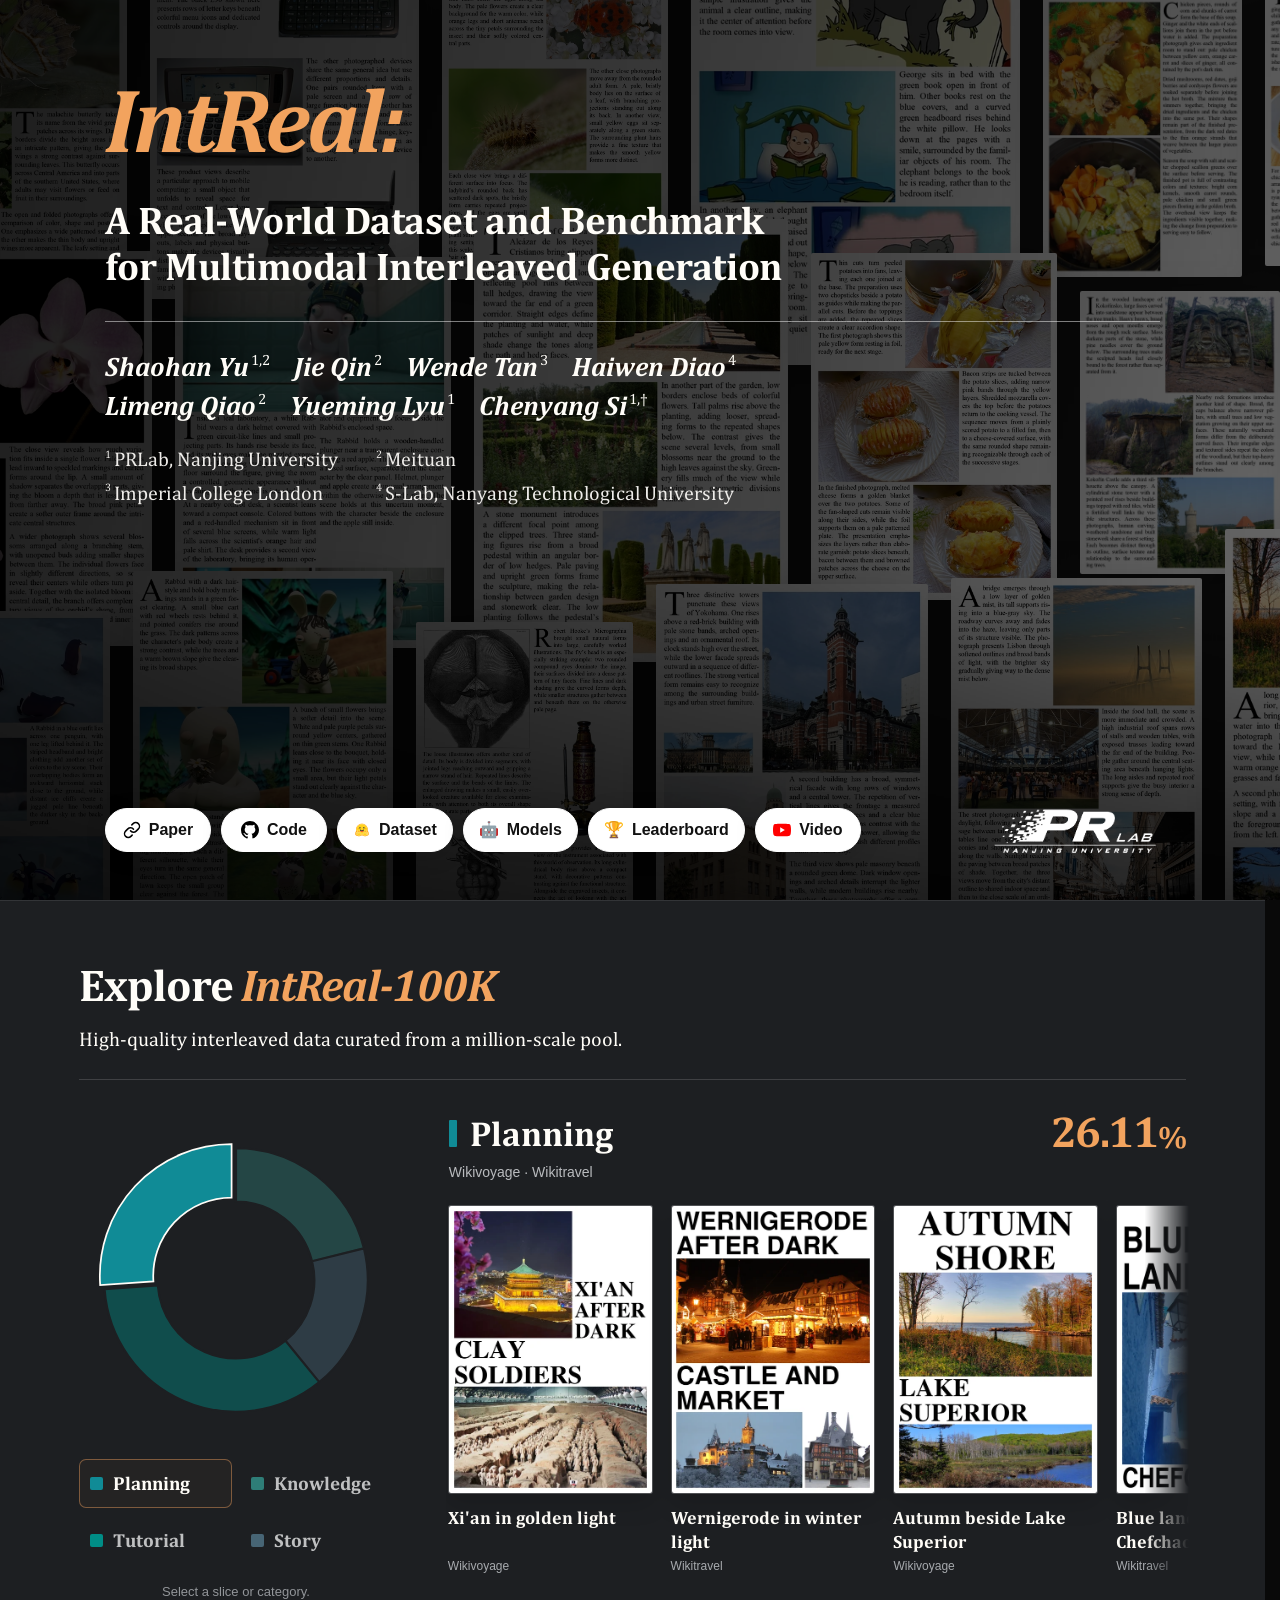
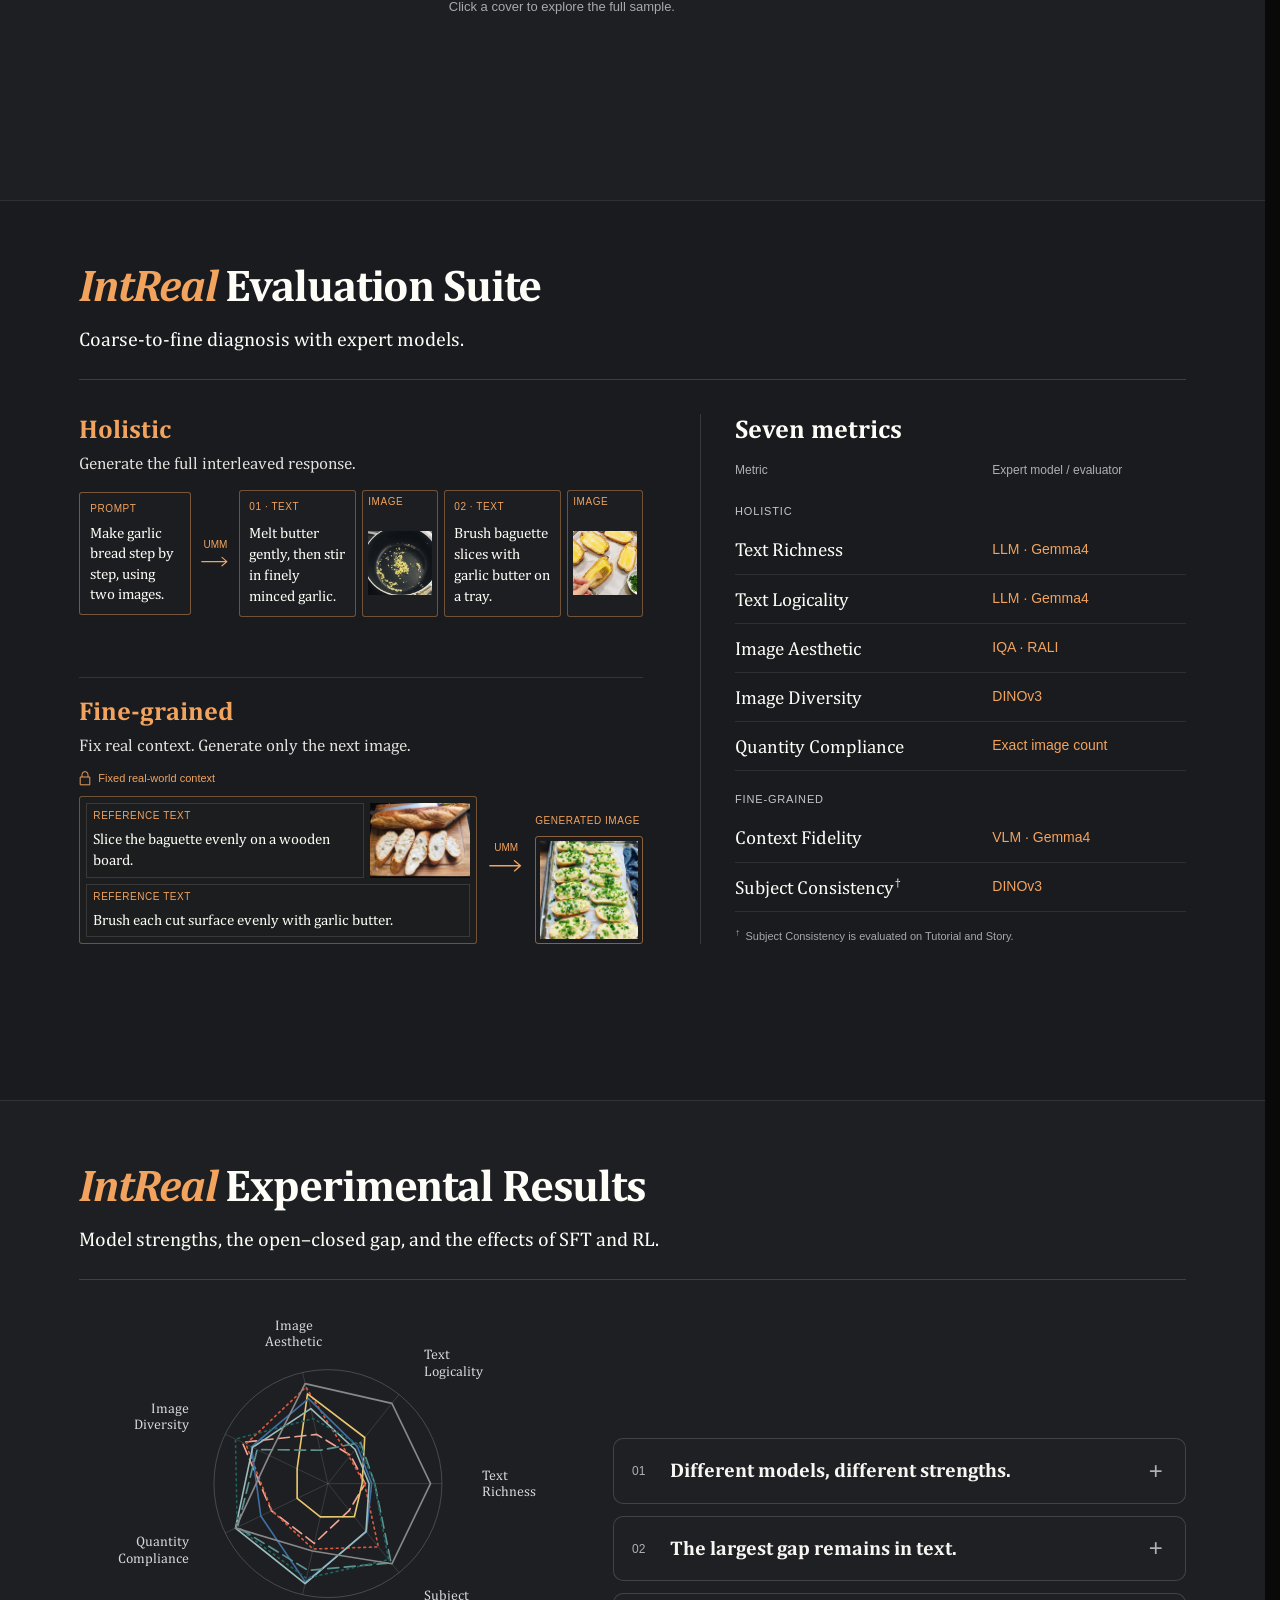
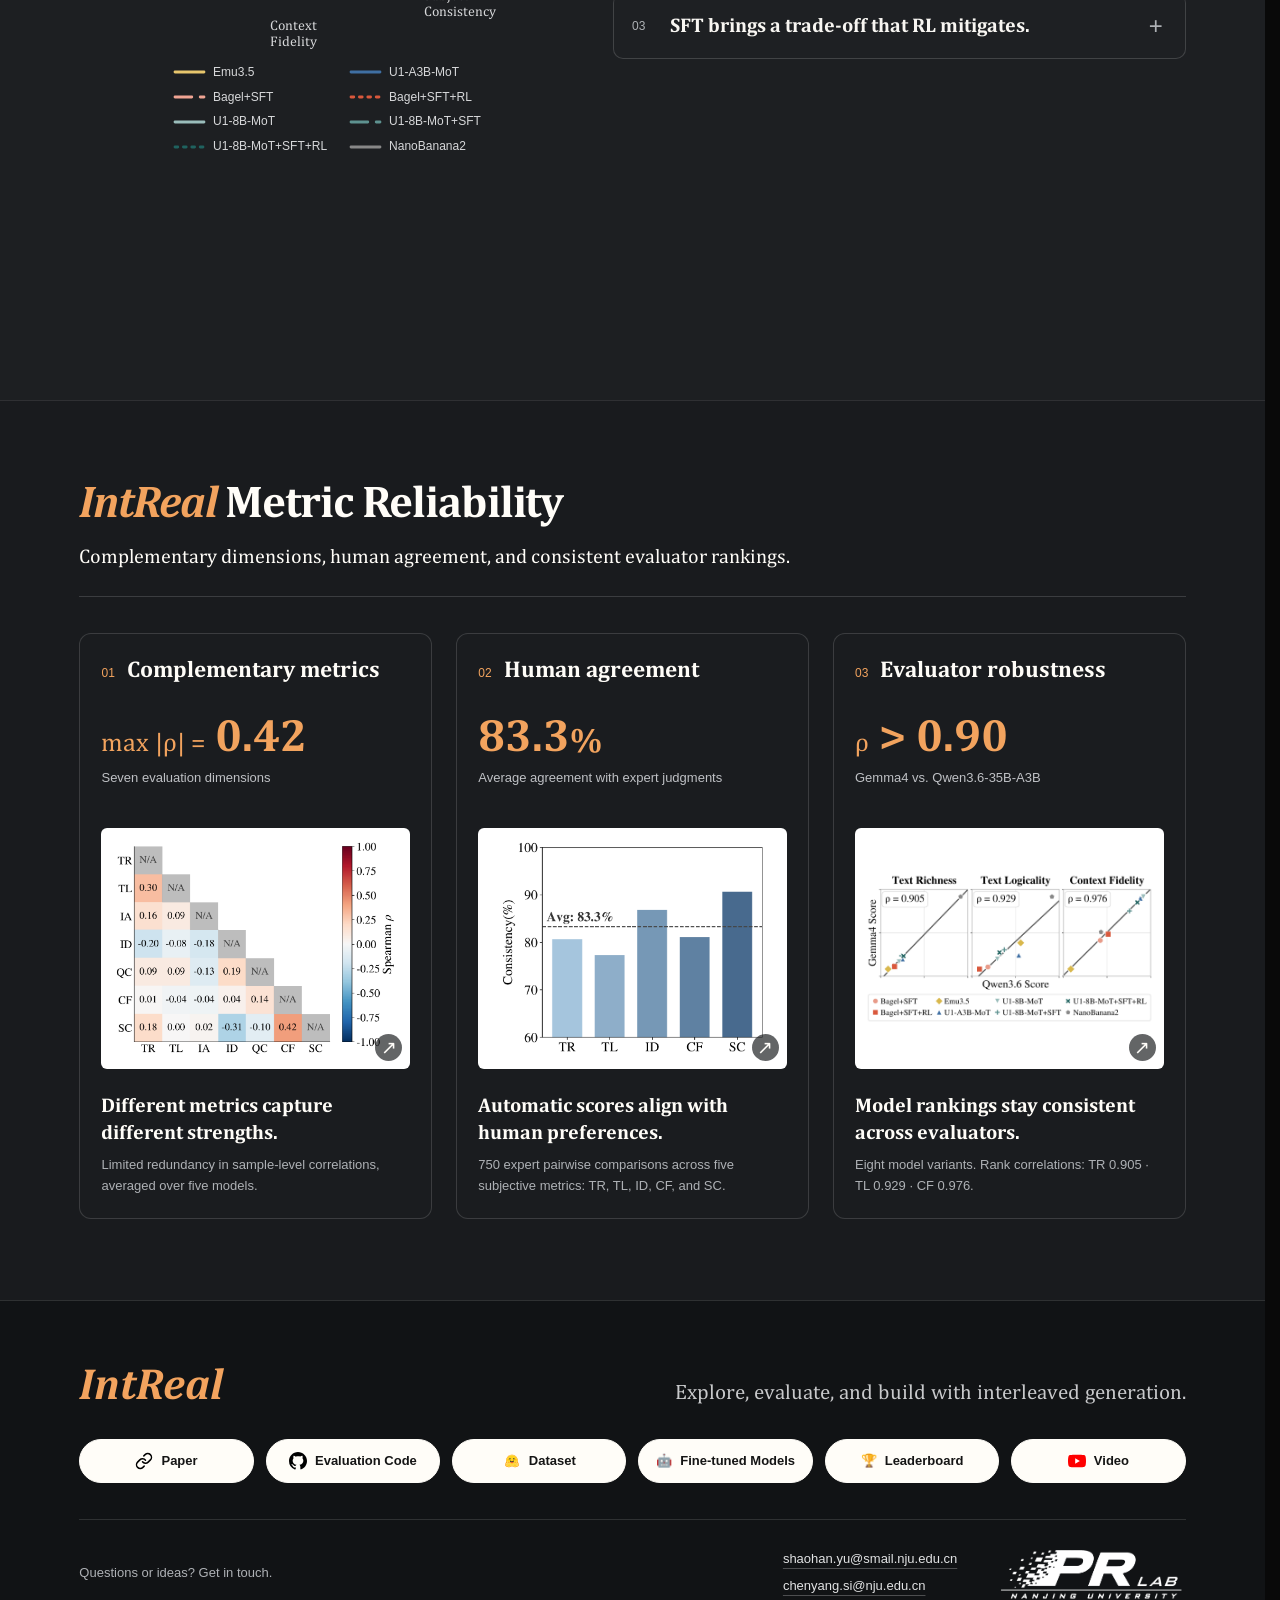
<file: docs/index.html>
<!doctype html>
<html lang="en">
<head>
  <meta charset="utf-8">
  <meta name="viewport" content="width=device-width, initial-scale=1">
  <meta name="theme-color" content="#090909">
  <meta name="description" content="IntReal: A Real-World Dataset and Benchmark for Multimodal Interleaved Generation.">
  <title>IntReal</title>
  <link rel="stylesheet" href="./styles.css?v=20">
  <script src="./main.js?v=5" defer></script>
  <script src="./explore.js?v=3" defer></script>
  <script src="./experiments.js?v=4" defer></script>
  <script src="./reliability.js?v=1" defer></script>
</head>
<body>
  <div class="sample-wall" aria-hidden="true" id="sample-wall"></div>
  <div class="shade" aria-hidden="true"></div>

  <main>
  <section class="hero" aria-labelledby="project-title">
    <div class="paper">
      <h1 id="project-title">
        <span class="project-name">IntReal<span class="colon">:</span></span>
        <span class="paper-title">
          <span>A Real-World Dataset and Benchmark</span>
          <span>for Multimodal Interleaved Generation</span>
        </span>
      </h1>

      <div class="paper-details">
        <div class="authors" aria-label="Authors">
          <div class="author-row">
            <a href="https://yushaohan.github.io/" target="_blank" rel="noopener noreferrer">Shaohan Yu<sup>1,2</sup></a>
            <a href="https://jieqin-ai.top/" target="_blank" rel="noopener noreferrer">Jie Qin<sup>2</sup></a>
            <a href="https://scholar.google.com/citations?user=IDvZ0CcAAAAJ" target="_blank" rel="noopener noreferrer">Wende Tan<sup>3</sup></a>
            <a href="https://paranioar.github.io/" target="_blank" rel="noopener noreferrer">Haiwen Diao<sup>4</sup></a>
          </div>
          <div class="author-row">
            <a href="https://scholar.google.com/citations?user=3PFZAg0AAAAJ&amp;hl=en&amp;oi=ao" target="_blank" rel="noopener noreferrer">Limeng Qiao<sup>2</sup></a>
            <a href="https://yueming-ai.top/" target="_blank" rel="noopener noreferrer">Yueming Lyu<sup>1</sup></a>
            <a href="https://chenyangsi.top/" target="_blank" rel="noopener noreferrer">Chenyang Si<sup>1,†</sup></a>
          </div>
        </div>
        <div class="affiliations" aria-label="Affiliations">
          <a href="https://prlab-nju.com/nju/" target="_blank" rel="noopener noreferrer"><sup>1</sup>PRLab, Nanjing University</a>
          <a href="https://www.meituan.com/" target="_blank" rel="noopener noreferrer"><sup>2</sup>Meituan</a>
          <a href="https://www.imperial.ac.uk/" target="_blank" rel="noopener noreferrer"><sup>3</sup>Imperial College London</a>
          <a href="https://www.ntu.edu.sg/s-lab" target="_blank" rel="noopener noreferrer"><sup>4</sup>S-Lab, Nanyang Technological University</a>
        </div>
      </div>
    </div>

    <div class="hero-bottom">
    <nav class="resources" aria-label="Project resources">
      <a class="resource" href="https://arxiv.org/abs/2610.38425" target="_blank" rel="noopener noreferrer">
        <img class="resource-icon" src="./assets/icons/link.svg" alt="" aria-hidden="true" width="22" height="22">
        <span class="resource-name">Paper</span>
      </a>
      <a class="resource" href="https://github.com/yushaohan/IntReal" target="_blank" rel="noopener noreferrer">
        <img class="resource-icon" src="./assets/icons/github.svg" alt="" aria-hidden="true" width="22" height="22">
        <span class="resource-name">Code</span>
      </a>
      <a class="resource" href="https://huggingface.co/datasets/yushaohan/IntReal-100K" target="_blank" rel="noopener noreferrer">
        <img class="resource-icon" src="./assets/icons/huggingface.svg" alt="" aria-hidden="true" width="22" height="22">
        <span class="resource-name">Dataset</span>
      </a>
      <a class="resource" href="https://huggingface.co/collections/yushaohan/intreal" target="_blank" rel="noopener noreferrer">
        <span aria-hidden="true">🤖</span>
        <span class="resource-name">Models</span>
      </a>
      <a class="resource" href="https://huggingface.co/spaces/yushaohan/IntReal-Leaderboard" target="_blank" rel="noopener noreferrer">
        <span aria-hidden="true">🏆</span>
        <span class="resource-name">Leaderboard</span>
      </a>
      <a class="resource" href="https://youtu.be/ZYkxaL8wa9Q" target="_blank" rel="noopener noreferrer">
        <img class="resource-icon" src="./assets/icons/youtube.svg" alt="" aria-hidden="true" width="22" height="22">
        <span class="resource-name">Video</span>
      </a>
    </nav>
    <img class="hero-logo" src="./assets/branding/prlab-white.png" alt="PRLab, Nanjing University" width="1814" height="534">
    </div>
  </section>

  <section class="dataset-section" id="explore-dataset" aria-labelledby="dataset-title">
    <div class="dataset-inner">
      <header class="dataset-heading">
        <h2 id="dataset-title">Explore <em>IntReal-100K</em></h2>
        <p>High-quality interleaved data curated from a million-scale pool.</p>
      </header>

      <div class="dataset-layout" id="dataset-explorer" aria-busy="true">
        <aside class="dataset-sidebar" aria-label="Dataset categories">
          <div class="dataset-chart-wrap">
            <svg class="dataset-chart" id="dataset-chart" viewBox="0 0 360 360" aria-label="Category distribution"></svg>
          </div>
          <div class="category-choices" id="category-choices" aria-label="Choose a category"></div>
          <p class="chart-hint">Select a slice or category.</p>
        </aside>

        <div class="dataset-gallery">
          <header class="gallery-heading">
            <div class="gallery-category">
              <h3 id="active-category">Planning</h3>
              <p id="active-sources">Wikivoyage · Wikitravel</p>
            </div>
            <p class="category-share" id="active-share">26.11<span>%</span></p>
          </header>
          <div class="cover-viewport" id="cover-viewport" aria-label="Planning sample covers">
            <div class="cover-track" id="cover-track"><p class="gallery-loading" id="gallery-status" role="status">Loading samples…</p></div>
          </div>
          <footer class="gallery-footer">
            <p>Click a cover to explore the full sample.</p>
          </footer>
          <p class="sr-only" id="category-announcement" role="status" aria-live="polite"></p>
        </div>
      </div>
      <noscript><p class="explorer-fallback">Enable JavaScript to browse the four categories and open the samples.</p></noscript>
    </div>
  </section>

  <section class="evaluation-section" id="evaluation-suite" aria-labelledby="evaluation-title">
    <div class="evaluation-inner">
      <header class="dataset-heading evaluation-heading">
        <h2 id="evaluation-title"><em>IntReal</em> Evaluation Suite</h2>
        <p>Coarse-to-fine diagnosis with expert models.</p>
      </header>

      <div class="evaluation-layout">
        <div class="evaluation-methods" aria-label="Two complementary evaluation settings">
          <article class="evaluation-method" aria-labelledby="holistic-title">
            <h3 id="holistic-title">Holistic</h3>
            <p class="method-description">Generate the full interleaved response.</p>
            <figure class="method-figure holistic-figure">
              <div class="holistic-flow">
                <div class="flow-prompt"><span class="flow-label">Prompt</span><p>Make garlic bread step by step, using two images.</p></div>
                <div class="flow-arrow" aria-hidden="true"><span>UMM</span><svg viewBox="0 0 40 16"><path d="M1 8h36m-7-6 7 6-7 6"/></svg></div>
                <div class="generated-sequence">
                  <div class="flow-tile text-tile" style="--step:0"><span class="flow-label">01 · Text</span><p>Melt butter gently, then stir in finely minced garlic.</p></div>
                  <div class="flow-tile image-tile" style="--step:1"><span class="flow-label">Image</span><img src="./assets/evaluation/holistic-01.webp" alt="Generated image of garlic and butter in a pan" width="420" height="420" loading="lazy"></div>
                  <div class="flow-tile text-tile" style="--step:2"><span class="flow-label">02 · Text</span><p>Brush baguette slices with garlic butter on a tray.</p></div>
                  <div class="flow-tile image-tile" style="--step:3"><span class="flow-label">Image</span><img src="./assets/evaluation/holistic-02.webp" alt="Generated image of butter being brushed onto bread slices" width="420" height="420" loading="lazy"></div>
                </div>
              </div>
              <figcaption class="sr-only">Assess the instructions and both generated images as one complete response.</figcaption>
            </figure>
          </article>

          <article class="evaluation-method fine-method" aria-labelledby="fine-title">
            <h3 id="fine-title">Fine-grained</h3>
            <p class="method-description">Fix real context. Generate only the next image.</p>
            <figure class="method-figure fine-figure">
              <div class="fine-flow">
                <div class="real-context">
                  <div class="context-label"><svg width="12" height="15" viewBox="0 0 20 25" aria-hidden="true"><path d="M5 10V6a5 5 0 0 1 10 0v4M2 10h16v13H2Z"/></svg>Fixed real-world context</div>
                  <div class="context-content">
                    <div class="context-text"><span class="flow-label">Reference text</span><p>Slice the baguette evenly on a wooden board.</p></div>
                    <div class="context-image"><img src="./assets/evaluation/reference-01.webp" alt="Ground-truth image of a baguette and bread slices" width="420" height="315" loading="lazy"></div>
                    <div class="context-text context-next"><span class="flow-label">Reference text</span><p>Brush each cut surface evenly with garlic butter.</p></div>
                  </div>
                </div>
                <div class="flow-arrow" aria-hidden="true"><span>UMM</span><svg viewBox="0 0 40 16"><path d="M1 8h36m-7-6 7 6-7 6"/></svg></div>
                <div class="next-image"><span class="flow-label">Generated image</span><img src="./assets/evaluation/fine-02.webp" alt="Next image generated from the fixed real-world context" width="420" height="420" loading="lazy"></div>
              </div>
              <figcaption class="sr-only">Assess how faithfully the new image follows the fixed text and visual context.</figcaption>
            </figure>
          </article>
        </div>

        <div class="evaluation-metrics">
          <h3>Seven metrics</h3>
          <table class="metrics-table">
            <caption class="sr-only">Seven evaluation metrics and their expert models or evaluators, grouped by setting.</caption>
            <thead><tr><th scope="col">Metric</th><th scope="col">Expert model / evaluator</th></tr></thead>
            <tbody>
              <tr class="metric-setting"><th colspan="2" scope="rowgroup">Holistic</th></tr>
              <tr><th scope="row">Text Richness</th><td>LLM · Gemma4</td></tr>
              <tr><th scope="row">Text Logicality</th><td>LLM · Gemma4</td></tr>
              <tr><th scope="row">Image Aesthetic</th><td>IQA · RALI</td></tr>
              <tr><th scope="row">Image Diversity</th><td>DINOv3</td></tr>
              <tr><th scope="row">Quantity Compliance</th><td>Exact image count</td></tr>
            </tbody>
            <tbody>
              <tr class="metric-setting"><th colspan="2" scope="rowgroup">Fine-grained</th></tr>
              <tr><th scope="row">Context Fidelity</th><td>VLM · Gemma4</td></tr>
              <tr><th scope="row">Subject Consistency<sup>†</sup></th><td>DINOv3</td></tr>
            </tbody>
          </table>
          <p class="metric-footnote"><sup>†</sup> Subject Consistency is evaluated on Tutorial and Story.</p>
        </div>
      </div>
    </div>
  </section>
  <section class="experiments-section" id="experimental-results" aria-labelledby="experiments-title">
    <div class="experiments-inner">
      <header class="dataset-heading experiments-heading">
        <h2 id="experiments-title"><em>IntReal</em> Experimental Results</h2>
        <p>Model strengths, the open–closed gap, and the effects of SFT and RL.</p>
      </header>

      <div class="experiments-layout" id="experiments-explorer" aria-busy="true" data-finding="overview">
        <figure class="radar-figure">
          <svg class="results-radar" id="results-radar" viewBox="-20 0 760 540" role="img" aria-labelledby="radar-title radar-description">
            <title id="radar-title">Seven-dimensional model capability profiles</title>
            <desc id="radar-description">All eight evaluated models stay visible. Findings highlight individual models, the best open-source score on each metric, or the Base, SFT and RL training stages.</desc>
          </svg>
          <div class="radar-legend" id="radar-legend" aria-label="Model legend"></div>
          <div class="radar-envelope-key" id="radar-envelope-key" aria-hidden="true"><span></span>Best OSS per metric</div>
        </figure>

        <div class="findings-stack" aria-label="Experimental findings">
          <article class="finding-card" data-finding="strengths">
            <h3><button type="button" class="finding-trigger" id="finding-strengths-trigger" aria-expanded="false" aria-controls="finding-strengths-panel"><span class="finding-number">01</span><span>Different models, different strengths.</span><span class="finding-toggle" aria-hidden="true">+</span></button></h3>
            <div class="finding-panel" id="finding-strengths-panel" role="region" aria-labelledby="finding-strengths-trigger" aria-hidden="true" inert>
              <div class="finding-panel-inner"><div class="finding-copy">
                <p>No single model leads on every metric. Their profiles reveal complementary strengths in text, images, and cross-modal consistency.</p>
                <div class="model-strength" id="model-strength"><p class="strength-model" id="strength-model">Emu3.5</p><p class="strength-metric" id="strength-metric">Best OSS Text Logicality</p><p class="strength-score" id="strength-score">75.17</p></div>
              </div></div>
            </div>
          </article>

          <article class="finding-card" data-finding="gap">
            <h3><button type="button" class="finding-trigger" id="finding-gap-trigger" aria-expanded="false" aria-controls="finding-gap-panel"><span class="finding-number">02</span><span>The largest gap remains in text.</span><span class="finding-toggle" aria-hidden="true">+</span></button></h3>
            <div class="finding-panel" id="finding-gap-panel" role="region" aria-labelledby="finding-gap-trigger" aria-hidden="true" inert>
              <div class="finding-panel-inner"><div class="finding-copy">
                <p>NanoBanana2 leads strongly on text, even against the best open-source score for each metric.</p>
                <table class="finding-table gap-table"><thead><tr><th scope="col">Metric</th><th scope="col">Best OSS</th><th scope="col">NanoBanana2</th></tr></thead><tbody id="gap-comparison"></tbody></table>
                <p class="finding-note">Best OSS is a per-metric envelope across evaluated checkpoints, not a single model.</p>
              </div></div>
            </div>
          </article>

          <article class="finding-card" data-finding="training">
            <h3><button type="button" class="finding-trigger" id="finding-training-trigger" aria-expanded="false" aria-controls="finding-training-panel"><span class="finding-number">03</span><span>SFT brings a trade-off that RL mitigates.</span><span class="finding-toggle" aria-hidden="true">+</span></button></h3>
            <div class="finding-panel" id="finding-training-panel" role="region" aria-labelledby="finding-training-trigger" aria-hidden="true" inert>
              <div class="finding-panel-inner"><div class="finding-copy">
                <p>SFT improves text at a visual cost. Image-generation RL partially recovers visual quality and reaches the best mean among evaluated OSS models.</p>
                <p class="training-family">U1-8B-MoT</p>
                <table class="finding-table training-table"><thead><tr><th scope="col">Metric</th><th scope="col" data-stage="0">Base</th><th scope="col" data-stage="1">+ SFT</th><th scope="col" data-stage="2">+ SFT + RL</th></tr></thead><tbody id="training-comparison"></tbody></table>
              </div></div>
            </div>
          </article>
        </div>
      </div>
      <p class="experiments-error" id="experiments-error" role="status" hidden>Results could not be loaded. Please refresh to try again.</p>
    </div>
  </section>
  <section class="reliability-section" id="metric-reliability" aria-labelledby="reliability-title">
    <div class="reliability-inner">
      <header class="dataset-heading">
        <h2 id="reliability-title"><em>IntReal</em> Metric Reliability</h2>
        <p>Complementary dimensions, human agreement, and consistent evaluator rankings.</p>
      </header>

      <div class="reliability-grid">
        <article class="reliability-card">
          <div class="reliability-card-heading"><span class="reliability-number">01</span><h3>Complementary metrics</h3></div>
          <p class="reliability-stat"><span class="reliability-stat-prefix">max |ρ| =</span> 0.42</p>
          <p class="reliability-scope">Seven evaluation dimensions</p>
          <button type="button" class="reliability-figure" data-figure="complementary-metrics" aria-label="Enlarge metric correlation heatmap" aria-haspopup="dialog" aria-controls="reliability-dialog">
            <img src="./assets/reliability/complementary-metrics.png" alt="Pairwise Spearman correlation heatmap for all seven metrics. The largest absolute off-diagonal correlation is 0.42, between Context Fidelity and Subject Consistency." width="1905" height="1466" loading="lazy" decoding="async">
            <span class="figure-enlarge" aria-hidden="true">↗</span>
          </button>
          <p class="reliability-takeaway">Different metrics capture different strengths.</p>
          <p class="reliability-detail">Limited redundancy in sample-level correlations, averaged over five models.</p>
        </article>

        <article class="reliability-card">
          <div class="reliability-card-heading"><span class="reliability-number">02</span><h3>Human agreement</h3></div>
          <p class="reliability-stat">83.3<span class="reliability-stat-unit">%</span></p>
          <p class="reliability-scope">Average agreement with expert judgments</p>
          <button type="button" class="reliability-figure" data-figure="human-agreement" aria-label="Enlarge human agreement chart" aria-haspopup="dialog" aria-controls="reliability-dialog">
            <img src="./assets/reliability/human-agreement.png" alt="Automatic–human consistency for Text Richness, Text Logicality, Image Diversity, Context Fidelity, and Subject Consistency, with an average of 83.3 percent." width="1682" height="1381" loading="lazy" decoding="async">
            <span class="figure-enlarge" aria-hidden="true">↗</span>
          </button>
          <p class="reliability-takeaway">Automatic scores align with human preferences.</p>
          <p class="reliability-detail">750 expert pairwise comparisons across five subjective metrics: TR, TL, ID, CF, and SC.</p>
        </article>

        <article class="reliability-card">
          <div class="reliability-card-heading"><span class="reliability-number">03</span><h3>Evaluator robustness</h3></div>
          <p class="reliability-stat"><span class="reliability-stat-prefix">ρ</span> &gt; 0.90</p>
          <p class="reliability-scope">Gemma4 vs. Qwen3.6-35B-A3B</p>
          <button type="button" class="reliability-figure" data-figure="evaluator-robustness" aria-label="Enlarge evaluator robustness plots" aria-haspopup="dialog" aria-controls="reliability-dialog">
            <img src="./assets/reliability/evaluator-robustness.png" alt="Model score comparisons across two evaluators: Spearman rho is 0.905 for Text Richness, 0.929 for Text Logicality, and 0.976 for Context Fidelity." width="2560" height="1343" loading="lazy" decoding="async">
            <span class="figure-enlarge" aria-hidden="true">↗</span>
          </button>
          <p class="reliability-takeaway">Model rankings stay consistent across evaluators.</p>
          <p class="reliability-detail">Eight model variants. Rank correlations: TR 0.905 · TL 0.929 · CF 0.976.</p>
        </article>
      </div>
    </div>
  </section>
  </main>

  <footer class="project-footer" id="resources" aria-labelledby="footer-title">
    <div class="footer-inner">
      <div class="footer-intro">
        <h2 id="footer-title">IntReal</h2>
        <p>Explore, evaluate, and build with interleaved generation.</p>
      </div>
      <nav class="footer-resources" aria-label="IntReal resources">
        <a href="https://arxiv.org/abs/2610.38425" target="_blank" rel="noopener noreferrer"><img src="./assets/icons/link.svg" alt="" width="20" height="20"><span>Paper</span></a>
        <a href="https://github.com/yushaohan/IntReal" target="_blank" rel="noopener noreferrer"><img src="./assets/icons/github.svg" alt="" width="20" height="20"><span>Evaluation Code</span></a>
        <a href="https://huggingface.co/datasets/yushaohan/IntReal-100K" target="_blank" rel="noopener noreferrer"><img src="./assets/icons/huggingface.svg" alt="" width="20" height="20"><span>Dataset</span></a>
        <a href="https://huggingface.co/collections/yushaohan/intreal" target="_blank" rel="noopener noreferrer"><span aria-hidden="true">🤖</span><span>Fine-tuned Models</span></a>
        <a href="https://huggingface.co/spaces/yushaohan/IntReal-Leaderboard" target="_blank" rel="noopener noreferrer"><span aria-hidden="true">🏆</span><span>Leaderboard</span></a>
        <a href="https://youtu.be/ZYkxaL8wa9Q" target="_blank" rel="noopener noreferrer"><img src="./assets/icons/youtube.svg" alt="" width="20" height="20"><span>Video</span></a>
      </nav>
      <div class="footer-contact">
        <p>Questions or ideas? Get in touch.</p>
        <div class="footer-contact-details">
        <div class="footer-emails">
          <a href="mailto:shaohan.yu@smail.nju.edu.cn">shaohan.yu@smail.nju.edu.cn</a>
          <a href="mailto:chenyang.si@nju.edu.cn">chenyang.si@nju.edu.cn</a>
        </div>
        <img class="footer-logo" src="./assets/branding/prlab-white.png" alt="PRLab, Nanjing University" width="1814" height="534" loading="lazy">
        </div>
      </div>
    </div>
  </footer>

  <dialog class="reliability-dialog" id="reliability-dialog" aria-labelledby="reliability-dialog-title">
    <div class="reliability-dialog-header"><h2 id="reliability-dialog-title"></h2><button type="button" class="reliability-dialog-close" aria-label="Close figure">×</button></div>
    <div class="reliability-dialog-image"><img id="reliability-dialog-image" alt=""></div>
  </dialog>

  <dialog class="sample-dialog" id="sample-dialog" aria-labelledby="sample-title">
    <header class="sample-dialog-header">
      <div class="sample-dialog-caption">
        <p id="sample-meta"></p>
        <h2 id="sample-title"></h2>
      </div>
      <div class="sample-dialog-controls">
        <button type="button" class="gallery-control" id="sample-previous" aria-label="Previous sample">←</button>
        <button type="button" class="gallery-control" id="sample-next" aria-label="Next sample">→</button>
        <button type="button" class="gallery-control sample-close" id="sample-close" aria-label="Close sample">×</button>
      </div>
    </header>
    <div class="sample-reader" id="sample-reader">
      <div class="sample-page" id="sample-page">
        <img class="sample-page-preview" id="sample-page-preview" alt="" width="420" height="594">
        <img class="sample-page-full" id="sample-page-full" alt="" width="1240" height="1754">
      </div>
      <p class="sample-image-error" id="sample-image-error" role="status" hidden>The full-resolution image could not be loaded. Please try again.</p>
    </div>
  </dialog>
</body>
</html>
</file>
<file: docs/styles.css>
@font-face {
  font-family: "IntReal Cambria";
  src: url("./assets/fonts/Cambria.ttc");
  font-weight: 400;
  font-style: normal;
  font-display: swap;
}
@font-face {
  font-family: "IntReal Cambria";
  src: url("./assets/fonts/Cambriab.ttf");
  font-weight: 700;
  font-style: normal;
  font-display: swap;
}
@font-face {
  font-family: "IntReal Cambria";
  src: url("./assets/fonts/Cambriaz.ttf");
  font-weight: 700;
  font-style: italic;
  font-display: swap;
}

:root {
  color-scheme: dark;
  --accent: #f2a35e;
  --paper: #fffdf8;
  --lane-height: 45vh;
  --sample-gap: clamp(18px, 1.8vw, 34px);
}

* { box-sizing: border-box; }
html { background: #090909; min-height: 100%; }
body {
  margin: 0;
  color: var(--paper);
  font-family: "IntReal Cambria", Cambria, Georgia, serif;
  -webkit-font-smoothing: antialiased;
  overflow-x: hidden;
}

.sample-wall, .shade { position: fixed; inset: 0; pointer-events: none; }
.sample-wall { overflow: hidden; background: #1a1a1a; }
.sample-lane {
  position: absolute;
  top: var(--top);
  left: -10vw;
  height: var(--lane-height);
  display: flex;
  width: max-content;
  align-items: center;
  animation: drift var(--duration) linear infinite;
  animation-delay: var(--delay);
  will-change: transform;
}
.sample-lane:nth-child(2) { animation-direction: reverse; }
.sample-group {
  display: flex;
  flex-shrink: 0;
  align-items: center;
  gap: var(--sample-gap);
  padding-right: var(--sample-gap);
}
.sample {
  display: block;
  flex-shrink: 0;
  height: calc(var(--lane-height) * var(--scale));
  aspect-ratio: 420 / 594;
  transform: translateY(var(--offset));
  border: 1px solid #ffffff55;
  background: #fff;
  border-radius: 2px;
  box-shadow: 0 15px 50px #0004;
  overflow: hidden;
}
.sample img { display: block; height: 100%; width: 100%; object-fit: cover; }
.shade {
  background: linear-gradient(90deg, #000d 0%, #000b 60%, #0009 100%),
              linear-gradient(0deg, #0009, transparent 35%, #0002);
}

.hero {
  position: relative;
  z-index: 1;
  min-height: 100vh;
  min-height: 100svh;
  display: flex;
  flex-direction: column;
  justify-content: space-between;
  gap: 44px;
  padding: clamp(34px, 8vh, 90px) clamp(28px, 8.2vw, 168px) clamp(28px, 5vh, 56px);
}
.paper, .hero-bottom { width: 100%; max-width: 1584px; }
h1 { margin: 0; font-weight: 700; }
.project-name {
  display: block;
  color: var(--accent);
  font-size: clamp(72px, 7.1vw, 136px);
  font-style: italic;
  letter-spacing: -.035em;
  line-height: 1.04;
  margin-bottom: clamp(23px, 3.4vh, 40px);
}
.colon { letter-spacing: -.08em; }
.paper-title {
  display: block;
  font-size: clamp(31px, 3.06vw, 60px);
  letter-spacing: -.012em;
  line-height: 1.18;
  text-wrap: balance;
}
.paper-title > span { display: block; }
.paper-details {
  border-top: 1px solid #ffffff7a;
  margin-top: clamp(27px, 3.5vh, 42px);
  padding-top: clamp(21px, 2.8vh, 30px);
}
.authors { font-size: clamp(22px, 2.1vw, 42px); font-weight: 700; font-style: italic; line-height: 1.45; }
.author-row { display: flex; flex-wrap: wrap; column-gap: 24px; }
.author-row > a { white-space: nowrap; }
.author-row > a, .affiliations > a {
  color: inherit;
  text-decoration: none;
  text-underline-offset: .18em;
  transition: color .18s ease;
}
.author-row > a:hover, .affiliations > a:hover { color: var(--accent); text-decoration: underline; }
.author-row > a:focus-visible, .affiliations > a:focus-visible {
  outline: 2px solid var(--accent);
  outline-offset: 4px;
  border-radius: 2px;
}
sup { position: relative; top: -.06em; font-size: .57em; font-weight: 400; font-style: normal; margin-left: .13em; line-height: 0; }
.affiliations {
  margin-top: clamp(15px, 2.3vh, 24px);
  display: grid;
  grid-template-columns: max-content 1fr;
  column-gap: clamp(24px, 3vw, 56px);
  row-gap: 7px;
  font-size: clamp(17px, 1.55vw, 30px);
  line-height: 1.35;
  color: #eeece9;
}
.affiliations sup { margin-right: .24em; margin-left: 0; }

.hero-bottom { display: flex; align-items: center; justify-content: space-between; gap: 32px; }
.hero-logo { display: block; flex: 0 0 auto; width: clamp(170px, 12vw, 230px); height: auto; }
.resources {
  display: flex;
  flex-wrap: wrap;
  align-items: center;
  gap: 10px;
}
.resource {
  display: inline-flex;
  flex: 0 0 auto;
  justify-content: center;
  align-items: center;
  gap: 8px;
  min-width: 106px;
  min-height: 44px;
  padding: 10px 15px;
  border: 1px solid #fff;
  border-radius: 999px;
  background: #fff;
  color: #111;
  text-decoration: none;
  font-family: Arial, Helvetica, sans-serif;
  font-size: 16px;
  line-height: 1;
  font-weight: 600;
  white-space: nowrap;
  box-shadow: 0 4px 22px #0002;
  transition: background .2s ease, transform .2s ease;
}
.resource-icon { display: block; flex-shrink: 0; width: 18px; height: 18px; object-fit: contain; }
.resource-name { line-height: 1; }
.resource[aria-disabled="true"] { cursor: default; }
.resource:hover { background: #f1f1f1; transform: translateY(-2px); }
.resource:focus-visible { outline: 2px solid var(--accent); outline-offset: 4px; }

@keyframes drift { to { transform: translate3d(-50%, 0, 0); } }
@media (min-width: 2100px) { .hero { padding-left: max(8.2vw, calc((100vw - 1584px) / 2)); } }
@media (max-width: 1200px) { .hero-logo { display: none; } }
@media (max-width: 1000px) {
  .hero { padding-left: 6vw; padding-right: 6vw; }
  .paper-title { font-size: clamp(29px, 3.6vw, 38px); }
  .authors { font-size: 24px; }
  .affiliations { font-size: 17px; column-gap: 24px; }
}
@media (max-width: 700px) {
  :root { --lane-height: 43vh; --sample-gap: 18px; }
  .hero { padding: 36px 26px 25px; gap: 32px; }
  .project-name { font-size: 72px; margin-bottom: 22px; }
  .paper-title { font-size: clamp(25px, 4.6vw, 32px); line-height: 1.2; }
  .paper-details { margin-top: 25px; padding-top: 20px; }
  .authors { font-size: 20px; line-height: 1.5; }
  .author-row { gap: 0 17px; }
  .affiliations { grid-template-columns: 1fr; font-size: 15px; row-gap: 5px; margin-top: 20px; }
  .resources { display: grid; grid-template-columns: repeat(2, minmax(0, 1fr)); width: 100%; gap: 10px; }
  .resource { min-width: 0; min-height: 42px; padding: 10px 14px; gap: 7px; font-size: 14px; }
  .resource-icon { width: 18px; height: 18px; }
}
@media (max-width: 420px) {
  .hero { padding: 28px 23px 22px; gap: 25px; }
  .project-name { font-size: 66px; margin-bottom: 18px; }
  .paper-title { font-size: 25px; }
  .authors { font-size: 18px; }
  .author-row { column-gap: 15px; }
  .affiliations { font-size: 13.5px; margin-top: 17px; }
}
@media (max-height: 740px) and (min-width: 701px) {
  .hero { padding-top: 30px; padding-bottom: 25px; gap: 30px; }
  .project-name { font-size: 72px; margin-bottom: 20px; }
  .paper-title { font-size: 34px; }
  .paper-details { margin-top: 24px; padding-top: 18px; }
  .authors { font-size: 24px; }
  .affiliations { font-size: 17px; margin-top: 14px; }
}
@media (max-height: 700px) and (max-width: 700px) {
  .hero { padding-top: 21px; padding-bottom: 18px; gap: 21px; }
  .project-name { font-size: 51px; margin-bottom: 14px; }
  .paper-title { font-size: 22px; }
  .paper-details { margin-top: 19px; padding-top: 14px; }
  .authors { font-size: 16px; line-height: 1.5; }
  .author-row { column-gap: 13px; }
  .affiliations { font-size: 12.5px; line-height: 1.3; margin-top: 13px; row-gap: 4px; }
  .resource { min-height: 44px; padding: 10px 16px; }
}
@media (max-height: 480px) and (min-width: 701px) {
  .hero { padding: 22px 5vw 18px; gap: 24px; }
  .project-name { font-size: 49px; margin-bottom: 11px; }
  .paper-title { font-size: 25px; line-height: 1.15; }
  .paper-details { margin-top: 15px; padding-top: 11px; }
  .authors { font-size: 17px; line-height: 1.4; }
  .affiliations { font-size: 12px; margin-top: 10px; row-gap: 3px; }
  .resource { min-height: 44px; padding: 10px 16px; font-size: 16px; }
}
@media (prefers-reduced-motion: reduce) {
  .sample-lane { animation-play-state: paused; }
  .resource { transition: none; }
  .resource:hover { transform: none; }
}

/* Dataset explorer */
html { scrollbar-gutter: stable; scroll-behavior: smooth; }
.gallery-control:focus-visible, .category-choice:focus-visible, .cover-card:focus-visible {
  outline: 2px solid var(--accent);
  outline-offset: 4px;
}
.dataset-section {
  position: relative;
  z-index: 2;
  min-height: 100vh;
  min-height: 100svh;
  padding: clamp(48px, 6.5vh, 78px) clamp(28px, 6.2vw, 120px) 54px;
  background: #1d1f22;
  border-top: 1px solid #ffffff18;
  scroll-margin-top: 0;
}
.dataset-inner { max-width: 1584px; margin: 0 auto; }
.dataset-heading { padding-bottom: 26px; border-bottom: 1px solid #ffffff26; }
.dataset-heading h2 { margin: 0; font-size: clamp(36px, 3.5vw, 64px); line-height: 1.12; letter-spacing: -.025em; font-weight: 700; }
.dataset-heading h2 em { color: var(--accent); }
.dataset-heading p { margin: 15px 0 0; color: var(--paper); font-size: clamp(18px, 1.6vw, 27px); line-height: 1.4; }
.dataset-layout { display: grid; grid-template-columns: minmax(250px, .85fr) minmax(0, 2fr); gap: clamp(30px, 4.4vw, 84px); align-items: center; margin-top: 30px; }
.dataset-sidebar { min-width: 0; }
.dataset-chart-wrap { width: min(100%, 310px); margin: 0 auto 24px; }
.dataset-chart { display: block; width: 100%; height: auto; overflow: visible; }
.chart-slice { cursor: pointer; outline: none; }
.chart-slice path { transition: opacity .24s ease, transform .24s ease, stroke .24s ease; transform-origin: 180px 180px; stroke: #1d1f22; stroke-width: 2.5px; }
.chart-slice[aria-pressed="false"] path { opacity: .42; }
.chart-slice[aria-pressed="true"] path { opacity: 1; stroke: #fffdf8; stroke-width: 2px; }
.chart-slice:hover path, .chart-slice:focus-visible path { opacity: 1; stroke: var(--accent); stroke-width: 3px; }
.category-choices { display: grid; grid-template-columns: repeat(2, minmax(0, 1fr)); gap: 8px; }
.category-choice { display: flex; align-items: center; gap: 10px; padding: 12px 10px; border: 1px solid transparent; background: transparent; border-radius: 7px; color: #bfc0c1; font: 700 clamp(18px, 1.5vw, 25px)/1.2 "IntReal Cambria", Cambria, Georgia, serif; cursor: pointer; transition: color .2s, border-color .2s, background .2s; text-align: left; }
.category-choice::before { content: ''; width: 13px; height: 13px; flex-shrink: 0; border-radius: 2px; background: var(--category-color); }
.category-choice[aria-pressed="true"] { color: #fffdf8; border-color: #f2a35e70; background: #f2a35e08; }
.category-choice:hover { color: #fffdf8; background: #ffffff07; }
.chart-hint { margin: 18px 0 0; text-align: center; color: #929599; font: 13px/1.4 Arial, Helvetica, sans-serif; }
.dataset-gallery { min-width: 0; }
.gallery-heading { display: flex; justify-content: space-between; align-items: baseline; gap: 15px; margin-bottom: 22px; }
.gallery-category h3 { display: flex; align-items: center; gap: 13px; margin: 0; font-size: clamp(28px, 2.7vw, 46px); line-height: 1.05; }
.gallery-category h3::before { content: ''; display: inline-block; width: 8px; height: .78em; background: var(--selected-color, #108b96); border-radius: 1px; }
.gallery-category p { margin: 11px 0 0; color: #b9bbbe; font: 14px/1.4 Arial, Helvetica, sans-serif; }
.category-share { flex-shrink: 0; margin: 0; color: var(--accent); font-size: clamp(34px, 3.4vw, 58px); font-weight: 700; line-height: 1; font-variant-numeric: tabular-nums; letter-spacing: -.035em; }
.category-share span { margin-left: 1px; font-size: .68em; }
.cover-viewport { overflow-x: auto; scrollbar-width: none; overscroll-behavior-x: contain; padding: 5px 3px 3px; margin: -5px -3px -3px; -webkit-mask-image: linear-gradient(90deg, #000 0%, #000 94%, transparent 100%); mask-image: linear-gradient(90deg, #000 0%, #000 94%, transparent 100%); }
.cover-viewport::-webkit-scrollbar { display: none; }
.cover-track, .cover-group { display: flex; width: max-content; }
.cover-group { gap: 18px; padding-right: 18px; flex-shrink: 0; }
.cover-card { display: block; width: clamp(174px, 16vw, 240px); flex-shrink: 0; padding: 0; border: 0; background: transparent; color: #fffdf8; cursor: zoom-in; text-align: left; font-family: inherit; border-radius: 3px; }
.cover-image-wrap { display: block; position: relative; width: 100%; aspect-ratio: 480 / 679; background: #303236; overflow: hidden; border: 1px solid #ffffff26; border-radius: 3px; box-shadow: 0 10px 24px #0002; }
.cover-image-wrap img { display: block; width: 100%; height: 100%; object-fit: cover; transition: transform .3s ease; }
.cover-open-indicator { position: absolute; right: 10px; bottom: 10px; display: grid; place-items: center; width: 30px; height: 30px; border-radius: 50%; color: #111; background: #fffdf8; font: 18px/1 Arial, Helvetica, sans-serif; opacity: 0; transform: translateY(5px); transition: opacity .2s, transform .2s; }
.cover-card:hover .cover-image-wrap, .cover-card:focus-visible .cover-image-wrap { border-color: var(--accent); }
.cover-card:hover img, .cover-card:focus-visible img { transform: scale(1.035); }
.cover-card:hover .cover-open-indicator, .cover-card:focus-visible .cover-open-indicator { opacity: 1; transform: none; }
.cover-title { display: -webkit-box; -webkit-box-orient: vertical; -webkit-line-clamp: 2; overflow: hidden; min-height: 2.6em; margin-top: 12px; font-size: 18px; font-weight: 700; line-height: 1.3; }
.cover-source { display: block; margin-top: 6px; font: 12px/1.3 Arial, Helvetica, sans-serif; color: #a7aaae; }
.gallery-footer { display: flex; align-items: center; justify-content: space-between; gap: 16px; margin-top: 22px; }
.gallery-footer > p { margin: 0; color: #a8aaae; font: 13px/1.5 Arial, Helvetica, sans-serif; }
.sample-dialog-controls { display: flex; align-items: center; gap: 8px; flex-shrink: 0; }
.gallery-control { width: 35px; height: 35px; padding: 0; border: 1px solid #ffffff40; border-radius: 50%; background: transparent; color: #fffdf8; font: 20px/1 Arial, Helvetica, sans-serif; cursor: pointer; display: grid; place-items: center; transition: border-color .2s, color .2s, background .2s; }
.gallery-control:hover { border-color: var(--accent); color: var(--accent); background: #f2a35e0b; }
.gallery-loading { padding: 130px 20px; margin: 0; color: #a8aaae; }
.explorer-fallback { color: #c3c3c3; }
.sr-only { position: absolute; width: 1px; height: 1px; padding: 0; margin: -1px; overflow: hidden; clip: rect(0,0,0,0); white-space: nowrap; border: 0; }

body.modal-open { overflow: hidden; }
.sample-dialog { width: min(1080px, calc(100vw - 48px)); max-width: none; max-height: calc(100dvh - 44px); margin: auto; padding: 0; border: 1px solid #ffffff35; border-radius: 12px; background: #1d1f22; color: #fffdf8; overflow: hidden; box-shadow: 0 24px 100px #0008; }
.sample-dialog[open] { display: flex; flex-direction: column; animation: sample-reveal .24s ease both; }
.sample-dialog::backdrop { background: #000c; backdrop-filter: blur(7px); }
.sample-dialog-header { padding: 18px 22px; border-bottom: 1px solid #ffffff25; display: flex; align-items: center; justify-content: space-between; gap: 24px; flex-shrink: 0; }
.sample-dialog-caption { min-width: 0; }
.sample-dialog-caption p { margin: 0 0 5px; color: var(--accent); font: 12px/1.4 Arial, Helvetica, sans-serif; }
.sample-dialog-caption h2 { margin: 0; font-size: 25px; line-height: 1.2; }
.sample-close { margin-left: 8px; font-size: 27px; background: #ffffff0a; }
.sample-reader { overflow-y: auto; overscroll-behavior: contain; padding: 24px; }
.sample-page { position: relative; width: min(100%, 900px); margin: 0 auto; background: white; aspect-ratio: 1240 / 1754; }
.sample-page img { display: block; width: 100%; height: auto; }
.sample-page-preview { filter: blur(.5px); }
.sample-page-full { position: absolute; inset: 0; opacity: 0; transition: opacity .2s; }
.sample-page.is-loaded .sample-page-full { opacity: 1; }
.sample-image-error { max-width: 900px; margin: 16px auto 0; font: 14px/1.5 Arial, Helvetica, sans-serif; color: var(--accent); }
@keyframes sample-reveal { from { opacity: 0; transform: translateY(12px) scale(.97); } to { opacity: 1; transform: none; } }

@media (min-width: 1800px) {
  .dataset-layout { margin-top: 52px; }
  .dataset-chart-wrap { width: 350px; margin-bottom: 30px; }
  .dataset-section { display: flex; align-items: center; }
  .dataset-inner { width: 100%; }
}
@media (max-height: 800px) and (min-width: 1001px) {
  .dataset-section { padding-top: 36px; padding-bottom: 30px; }
  .dataset-heading { padding-bottom: 20px; }
  .dataset-layout { margin-top: 24px; }
  .dataset-chart-wrap { width: 270px; margin-bottom: 20px; }
  .cover-card { width: clamp(174px, 14.7vw, 210px); }
  .gallery-heading { margin-bottom: 18px; }
  .gallery-footer { margin-top: 18px; }
}
@media (max-width: 1000px) {
  .dataset-section { padding-left: 6vw; padding-right: 6vw; }
  .dataset-layout { grid-template-columns: 220px minmax(0, 1fr); gap: 30px; }
  .category-choice { gap: 8px; padding: 10px 6px; font-size: 17px; }
  .category-choice::before { width: 10px; height: 10px; }
  .cover-card { width: 174px; }
  .gallery-category p { font-size: 12px; }
}
@media (max-width: 700px) {
  .dataset-section { padding: 42px 24px 36px; }
  .dataset-heading { padding-bottom: 22px; }
  .dataset-heading h2 { font-size: clamp(31px, 6.1vw, 39px); }
  .dataset-heading p { margin-top: 12px; font-size: 18px; }
  .dataset-layout { grid-template-columns: 1fr; gap: 28px; margin-top: 26px; }
  .dataset-sidebar { display: grid; grid-template-columns: minmax(0, 1fr) minmax(0, 1fr); column-gap: 22px; align-items: center; }
  .dataset-chart-wrap { width: min(100%, 210px); margin-bottom: 0; }
  .category-choices { grid-template-columns: 1fr; gap: 3px; }
  .category-choice { padding: 9px; font-size: 20px; gap: 10px; }
  .category-choice::before { width: 12px; height: 12px; }
  .chart-hint { grid-column: 1 / -1; margin-top: 12px; }
  .gallery-heading { margin-bottom: 20px; }
  .gallery-category h3 { font-size: 32px; }
  .category-share { font-size: 39px; }
  .cover-card { width: 180px; }
  .cover-title { font-size: 17px; }
  .gallery-footer { gap: 12px; }
  .gallery-footer > p { font-size: 12px; }
  .gallery-control { width: 33px; height: 33px; }
  .sample-dialog { width: calc(100vw - 20px); max-height: calc(100dvh - 20px); border-radius: 8px; }
  .sample-dialog-header { padding: 14px; gap: 12px; }
  .sample-dialog-caption h2 { font-size: 19px; }
  .sample-dialog-caption p { font-size: 11px; }
  .sample-dialog-controls { gap: 5px; }
  .sample-close { margin-left: 1px; }
  .sample-reader { padding: 10px; }
}
@media (max-width: 370px) {
  .dataset-section { padding-left: 20px; padding-right: 20px; }
  .dataset-sidebar { column-gap: 12px; }
  .category-choice { font-size: 18px; }
}
@media (prefers-reduced-motion: reduce) {
  html { scroll-behavior: auto; }
  .chart-slice path, .category-choice, .cover-image-wrap img, .cover-open-indicator, .sample-page-full { transition: none; }
  .sample-dialog[open] { animation: none; }
}

/* Evaluation suite */
.evaluation-section { position: relative; z-index: 2; min-height: 100vh; min-height: 100svh; padding: clamp(48px, 6.5vh, 78px) clamp(28px, 6.2vw, 120px) 54px; background: #191b1e; border-top: 1px solid #ffffff18; }
.evaluation-inner { max-width: 1584px; width: 100%; margin: 0 auto; }
.evaluation-layout { display: grid; grid-template-columns: minmax(0, 1.16fr) minmax(0, 1fr); align-items: stretch; gap: clamp(40px, 4.4vw, 80px); margin-top: 34px; }
.evaluation-methods { min-width: 0; display: flex; flex-direction: column; justify-content: space-between; }
.evaluation-method h3, .evaluation-metrics > h3 { margin: 0; font-size: clamp(26px, 2vw, 35px); line-height: 1.15; }
.evaluation-method h3 { color: var(--accent); }
.method-description { margin: 8px 0 0; color: #e2e0dd; font-size: clamp(17px, 1.3vw, 22px); line-height: 1.4; }
.method-figure { margin: 14px 0 0; }
.holistic-flow { display: grid; grid-template-columns: 112px 28px minmax(0, 1fr); gap: 10px; align-items: center; }
.flow-label { display: block; color: var(--accent); font: 10px/1.25 Arial, Helvetica, sans-serif; letter-spacing: .055em; text-transform: uppercase; }
.flow-prompt { display: flex; flex-direction: column; gap: 8px; padding: 10px; border: 1px solid #f2a35e70; background: #ffffff03; border-radius: 3px; }
.flow-prompt p { margin: 0; font-size: 15px; line-height: 1.35; }
.flow-arrow { align-self: center; color: var(--accent); text-align: center; }
.flow-arrow > span { display: block; margin-bottom: 5px; font: 10px/1.2 Arial, Helvetica, sans-serif; }
.flow-arrow svg { display: block; width: 100%; height: auto; fill: none; stroke: currentColor; stroke-width: 1.6; stroke-linejoin: round; stroke-linecap: round; }
.holistic-flow > .flow-arrow { display: flex; flex-direction: column; align-items: center; justify-content: center; gap: 5px; }
.holistic-flow > .flow-arrow > span { margin: 0; }
.holistic-flow > .flow-arrow svg { width: 100%; }
.generated-sequence { display: grid; grid-template-columns: minmax(0, 1fr) 76px minmax(0, 1fr) 76px; gap: 6px; min-width: 0; }
.flow-tile { min-width: 0; min-height: 118px; height: auto; border: 1px solid #f2a35e65; border-radius: 3px; background: #ffffff04; }
.text-tile { padding: 10px 9px; }
.text-tile p { margin: 8px 0 0; font-size: clamp(15px, 1.05vw, 19px); line-height: 1.4; }
.image-tile { display: flex; flex-direction: column; padding: 5px; gap: 6px; }
.image-tile img { width: 100%; height: 0; flex: 1; min-height: 0; object-fit: contain; border-radius: 1px; }
.method-figure figcaption { margin-top: 12px; color: #a5a7ab; font: 12px/1.4 Arial, Helvetica, sans-serif; }
.holistic-figure figcaption { padding-left: 0; }
.fine-method { margin-top: 20px; padding-top: 18px; border-top: 1px solid #ffffff1e; }
.fine-flow { display: grid; grid-template-columns: minmax(0, 1fr) 34px clamp(108px, 8.3vw, 150px); align-items: center; gap: 12px; }
.real-context { min-width: 0; }
.context-label { display: flex; align-items: center; gap: 7px; margin-bottom: 9px; color: var(--accent); font: 11px/1.4 Arial, Helvetica, sans-serif; }
.context-label svg { fill: none; stroke: currentColor; stroke-width: 1.6; stroke-linejoin: round; }
.context-content { display: grid; grid-template-columns: minmax(0, 1fr) 100px; gap: 6px; padding: 6px; border: 1px solid #f2a35e65; background: #f2a35e04; border-radius: 3px; }
.context-text { padding: 6px; border: 1px solid #ffffff20; }
.context-text p { margin: 6px 0 0; font-size: clamp(15px, 1.05vw, 19px); line-height: 1.4; }
.context-image { min-width: 0; overflow: hidden; }
.context-image img { display: block; width: 100%; height: 100%; max-height: 82px; object-fit: contain; }
.context-next { grid-column: 1 / -1; }
.context-next p { margin-top: 6px; }
.next-image { align-self: end; min-width: 0; }
.next-image > .flow-label { margin-bottom: 9px; }
.next-image img { display: block; width: 100%; height: auto; aspect-ratio: 1; object-fit: cover; border: 1px solid #f2a35e85; padding: 4px; border-radius: 3px; }
.evaluation-metrics { min-width: 0; display: flex; flex-direction: column; padding-left: clamp(24px, 2.7vw, 50px); border-left: 1px solid #ffffff20; }
.evaluation-metrics > h3 { font-weight: 700; margin-bottom: 18px; }
.metrics-table { width: 100%; flex: 1; border-collapse: collapse; text-align: left; }
.metrics-table th, .metrics-table td { padding: 12px 0; text-align: left; line-height: 1.3; }
.metrics-table thead th { padding: 0 0 12px; color: #aeb0b4; font: 12px/1.4 Arial, Helvetica, sans-serif; font-weight: 400; }
.metrics-table thead th:last-child { padding-left: 14px; }
.metrics-table tbody tr:not(.metric-setting) { border-bottom: 1px solid #ffffff16; }
.metrics-table tbody tr:not(.metric-setting) th { font-size: clamp(18px, 1.45vw, 24px); font-weight: 400; }
.metrics-table td { padding-left: 14px; color: var(--accent); font: 14px/1.4 Arial, Helvetica, sans-serif; white-space: nowrap; }
.metrics-table .metric-setting th { padding: 13px 0 6px; color: #c6c6c8; font: 11px/1.4 Arial, Helvetica, sans-serif; letter-spacing: .075em; text-transform: uppercase; }
.metrics-table tbody + tbody .metric-setting th { padding-top: 21px; }
.metric-footnote { margin: 16px 0 0; color: #a5a7ab; font: 11px/1.5 Arial, Helvetica, sans-serif; }
.metric-footnote sup { margin-right: 3px; }
.evaluation-section.is-visible .flow-tile { animation: evaluation-reveal .5s ease both; animation-delay: calc(.15s + var(--step) * .23s); }
.evaluation-section.is-visible .next-image img { animation: evaluation-reveal .65s ease .9s both; }
@keyframes evaluation-reveal { from { opacity: 0; transform: translateY(6px); } to { opacity: 1; transform: none; } }
@media (min-width: 1800px) {
  .evaluation-section { display: flex; align-items: center; }
  .evaluation-layout { margin-top: 48px; }
  .holistic-flow { grid-template-columns: 130px 34px minmax(0, 1fr); gap: 12px; }
  .flow-prompt { padding: 12px; }
  .flow-prompt p { font-size: 18px; }
  .generated-sequence { grid-template-columns: minmax(0, 1fr) 92px minmax(0, 1fr) 92px; }
  .flow-label { font-size: 12px; }
  .flow-arrow > span { font-size: 12px; }
  .context-label { font-size: 14px; }
  .fine-flow { grid-template-columns: minmax(0, 1fr) 40px 158px; gap: 16px; }
  .metrics-table th, .metrics-table td { padding-top: 15px; padding-bottom: 15px; }
  .metrics-table td { font-size: 18px; }
  .metrics-table .metric-setting th, .metrics-table thead th, .metric-footnote, .method-figure figcaption { font-size: 14px; }
}
@media (max-height: 800px) and (min-width: 1151px) {
  .evaluation-section { padding-top: 36px; padding-bottom: 30px; }
  .evaluation-layout { margin-top: 22px; }
  .evaluation-heading { padding-bottom: 18px; }
  .evaluation-heading h2 { font-size: 40px; }
  .evaluation-heading p { font-size: 19px; margin-top: 12px; }
  .evaluation-metrics > h3 { margin-bottom: 14px; }
  .metrics-table th, .metrics-table td { padding-top: 10px; padding-bottom: 10px; }
  .metrics-table .metric-setting th { padding-top: 11px; padding-bottom: 5px; }
  .method-figure { margin-top: 12px; }
  .flow-prompt { padding: 10px; gap: 8px; }
  .flow-prompt p { font-size: 15px; }
  .fine-method { margin-top: 18px; padding-top: 18px; }
  .context-label { margin-bottom: 7px; font-size: 10px; }
  .context-content { grid-template-columns: minmax(0, 1fr) 96px; }
  .context-text { padding: 6px; }
  .context-text p { margin-top: 6px; font-size: 15px; line-height: 1.4; }
}
@media (max-width: 1150px) {
  .evaluation-section { padding: 48px 6vw; }
  .evaluation-layout { grid-template-columns: 1fr; gap: 36px; }
  .evaluation-methods { max-width: 700px; width: 100%; margin: 0 auto; }
  .evaluation-metrics { display: block; width: 100%; max-width: 700px; margin: 0 auto; border-left: 0; border-top: 1px solid #ffffff25; padding: 30px 0 0; }
  .holistic-flow { gap: 14px; }
  .generated-sequence { grid-template-columns: minmax(0, 1fr) 90px minmax(0, 1fr) 90px; }
  .text-tile p { font-size: 17px; }
  .fine-flow { grid-template-columns: minmax(0, 1fr) 40px minmax(120px, .46fr); gap: 14px; }
  .context-text p { font-size: 17px; }
  .metrics-table tbody tr:not(.metric-setting) th { font-size: 23px; }
  .metrics-table td { font-size: 17px; }
}
@media (max-width: 700px) {
  .evaluation-section { padding: 42px 24px 36px; }
  .evaluation-heading h2 { font-size: clamp(30px, 6.8vw, 39px); }
  .evaluation-layout { margin-top: 28px; gap: 30px; }
  .evaluation-method h3, .evaluation-metrics > h3 { font-size: 28px; }
  .method-description { font-size: 17px; }
  .method-figure { margin-top: 18px; }
  .holistic-flow { grid-template-columns: 1fr; gap: 10px; }
  .flow-prompt { display: grid; grid-template-columns: 1fr; gap: 8px; padding: 13px; }
  .flow-prompt p { font-size: 16px; }
  .holistic-flow > .flow-arrow { flex-direction: row; height: 20px; }
  .holistic-flow > .flow-arrow svg { width: 22px; transform: rotate(90deg); }
  .flow-arrow > span { font-size: 9px; }
  .generated-sequence { grid-template-columns: minmax(0, 1fr) 108px; gap: 7px; }
  .flow-tile { min-height: 130px; }
  .flow-label { font-size: 9px; }
  .text-tile { padding: 11px 10px; }
  .text-tile p { margin-top: 9px; font-size: 16px; }
  .holistic-figure figcaption { padding-left: 0; }
  .fine-method { margin-top: 25px; padding-top: 24px; }
  .fine-flow { grid-template-columns: 1fr; gap: 12px; }
  .fine-flow > .flow-arrow { display: flex; justify-content: center; align-items: center; gap: 7px; height: 20px; }
  .fine-flow > .flow-arrow > span { margin: 0; }
  .fine-flow > .flow-arrow svg { width: 22px; transform: rotate(90deg); }
  .context-label { gap: 5px; font-size: 10px; }
  .context-content { grid-template-columns: minmax(0, 1fr) 108px; gap: 7px; padding: 7px; }
  .context-text { padding: 7px 5px; }
  .context-text p { margin-top: 7px; font-size: 15px; }
  .context-image img { width: 100%; height: auto; max-height: 120px; object-fit: contain; }
  .context-next p { margin-top: 5px; }
  .next-image > .flow-label { line-height: 1.4; }
  .next-image { width: 130px; justify-self: center; }
  .evaluation-metrics { padding-top: 25px; }
  .metrics-table tbody tr:not(.metric-setting) th { font-size: 18px; }
  .metrics-table td { padding-left: 12px; font-size: 13px; }
  .metrics-table thead th { font-size: 11px; }
  .metrics-table thead th:last-child { padding-left: 12px; }
  .metrics-table .metric-setting th { padding-top: 16px; }
}
@media (max-width: 370px) {
  .evaluation-section { padding-left: 20px; padding-right: 20px; }
  .generated-sequence { grid-template-columns: minmax(0, 1fr) 90px; }
  .context-content { grid-template-columns: minmax(0, 1fr) 90px; }
  .context-label { font-size: 9px; }
  .metrics-table tbody tr:not(.metric-setting) th { font-size: 16px; }
  .metrics-table td { font-size: 12px; }
}
@media (prefers-reduced-motion: reduce) {
  .evaluation-section.is-visible .flow-tile, .evaluation-section.is-visible .next-image img { animation: none; }
}

/* Interactive experimental findings */
.experiments-section { position: relative; z-index: 2; min-height: 100vh; min-height: 100svh; padding: clamp(48px, 6.5vh, 78px) clamp(28px, 6.2vw, 120px) 54px; background: #1d1f22; border-top: 1px solid #ffffff18; }
.experiments-inner { max-width: 1584px; margin: 0 auto; width: 100%; }
.experiments-layout { display: grid; grid-template-columns: minmax(0, 1fr) minmax(0, 1.15fr); align-items: center; gap: clamp(28px, 2.8vw, 46px); margin-top: 30px; }
.radar-figure { min-width: 0; margin: 0; container: radar / inline-size; }
.results-radar { display: block; width: 100%; height: auto; max-height: 465px; overflow: visible; }
.radar-axis { stroke: #b9bec5; stroke-opacity: .27; stroke-width: 1; }
.radar-boundary { fill: none; stroke: #b9bec5; stroke-opacity: .42; stroke-width: 1; }
.radar-axis-label { fill: #d7d8da; font: 22px "IntReal Cambria", Cambria, Georgia, serif; transition: fill .3s ease; }
.radar-axis-label.is-highlighted { fill: var(--accent); }
.radar-axis-short { display: none; }
.radar-model-base { fill: none; stroke-width: 2.5; stroke-opacity: .35; stroke-linejoin: round; stroke-linecap: round; }
.experiments-layout[data-finding="overview"] .radar-model-base { stroke-opacity: 1; }
.radar-model-focus { opacity: 0; transition: opacity .38s ease; pointer-events: none; }
.radar-model-focus.is-active { opacity: 1; }
.radar-model-halo { fill: none; stroke: #fffdf8; stroke-width: 7; stroke-opacity: .16; stroke-linejoin: round; stroke-linecap: round; }
.radar-model-line { fill: none; stroke-width: 4.2; stroke-linejoin: round; stroke-linecap: round; }
.radar-model-fill { stroke: none; fill-opacity: .045; }
.radar-oss-group { opacity: 0; transition: opacity .3s ease; pointer-events: none; }
.radar-oss-line { fill: none; stroke: var(--accent); stroke-width: 4.4; stroke-dasharray: 10 5; stroke-linecap: round; stroke-linejoin: round; }
.radar-oss-halo { fill: none; stroke: var(--accent); stroke-opacity: .13; stroke-width: 11; stroke-linejoin: round; }
.radar-legend { display: grid; grid-template-columns: repeat(2, max-content); justify-content: center; gap: 8px 24px; width: max-content; max-width: 100%; margin: 0 auto; padding: 0; }
.radar-legend-item { display: flex; min-width: 0; align-items: center; gap: 9px; color: #aeb1b5; font: 12px/1.4 Arial, Helvetica, sans-serif; transition: color .3s ease; white-space: nowrap; }
.radar-legend-item.is-active { color: #fffdf8; }
.experiments-layout[data-finding="overview"] .radar-legend-item { color: #d7d8da; }
.radar-legend-item svg { flex-shrink: 0; overflow: visible; }
.radar-legend-item.is-active line { stroke-width: 4; }
.radar-envelope-key { visibility: hidden; display: flex; gap: 9px; align-items: center; justify-content: center; margin: 13px auto 0; min-height: 18px; color: var(--accent); font: 12px/1.4 Arial, Helvetica, sans-serif; }
.radar-envelope-key.is-visible { visibility: visible; }
.radar-envelope-key > span { width: 28px; border-top: 2px dashed var(--accent); }
.findings-stack { min-width: 0; display: flex; flex-direction: column; gap: 12px; }
.finding-card { border: 1px solid #ffffff27; background: #ffffff02; border-radius: 10px; transition: border-color .28s ease, background .28s ease; overflow: hidden; }
.finding-card.is-active { border-color: #f2a35e96; background: #f2a35e05; }
.finding-card > h3 { margin: 0; }
.finding-trigger { display: grid; width: 100%; grid-template-columns: 26px minmax(0, 1fr) 18px; align-items: center; gap: 12px; padding: 19px 18px; border: 0; background: transparent; color: #f8f6f2; text-align: left; font: 700 clamp(20px, 1.6vw, 27px)/1.25 "IntReal Cambria", Cambria, Georgia, serif; cursor: pointer; }
.finding-number { align-self: start; padding-top: 4px; color: #aeb1b5; font: 12px/1.5 Arial, Helvetica, sans-serif; }
.finding-card.is-active .finding-number, .finding-card.is-active .finding-toggle { color: var(--accent); }
.finding-toggle { display: block; font: 24px/1 Arial, Helvetica, sans-serif; color: #aeb1b5; transition: transform .25s ease; }
.finding-card.is-active .finding-toggle { transform: rotate(45deg); }
.finding-trigger:focus-visible { outline: 2px solid var(--accent); outline-offset: -5px; border-radius: 8px; }
.finding-panel { display: grid; grid-template-rows: 0fr; opacity: 0; transition: grid-template-rows .34s ease, opacity .25s ease; }
.finding-card.is-active .finding-panel { grid-template-rows: 1fr; opacity: 1; }
.finding-panel-inner { min-height: 0; overflow: hidden; }
.finding-copy { min-height: 227px; padding: 0 20px 20px; }
.finding-copy > p { margin: 0; color: #bfc1c5; font: 14px/1.6 Arial, Helvetica, sans-serif; }
.model-strength { margin-top: 22px; border-left: 2px solid var(--model-color, var(--accent)); padding-left: 15px; }
.model-strength .strength-model { margin: 0 0 10px; color: var(--model-color, #fffdf8); font: 700 23px/1.3 "IntReal Cambria", Cambria, Georgia, serif; }
.model-strength .strength-metric { margin: 0; color: #b9bdc2; font: 12px/1.5 Arial, Helvetica, sans-serif; }
.model-strength .strength-score { margin: 4px 0 0; color: #fffdf8; font-size: 38px; line-height: 1.15; font-weight: 700; font-variant-numeric: tabular-nums; }
.finding-table { width: 100%; border-collapse: collapse; text-align: left; margin-top: 18px; font: 14px/1.4 Arial, Helvetica, sans-serif; font-variant-numeric: tabular-nums; }
.finding-table th, .finding-table td { padding: 8px 0; border-bottom: 1px solid #ffffff15; text-align: right; font-weight: 400; }
.finding-table th:first-child { text-align: left; }
.finding-table thead th { padding-top: 0; color: #999ea5; font-size: 11px; white-space: nowrap; }
.gap-table tbody td:nth-child(2) { color: var(--accent); font-weight: 600; }
.finding-copy .finding-note { margin-top: 15px; font-size: 11px; line-height: 1.5; color: #969ba2; }
.finding-copy .training-family { margin-top: 15px; color: var(--accent); font-size: 12px; font-weight: 600; }
.training-table { margin-top: 10px; font-size: 12px; }
.training-table th, .training-table td { padding: 6px 0; }
.training-table tbody th { color: #c2c5c9; }
.training-table .mean-row th, .training-table .mean-row td { padding-top: 9px; padding-bottom: 9px; color: #f0eeeb; font-weight: 600; }
.training-table .is-stage-active { color: var(--accent) !important; font-weight: 600; }
.experiments-error { color: var(--accent); font: 14px/1.5 Arial, Helvetica, sans-serif; }
@media (min-width: 1800px) {
  .experiments-section { display: flex; align-items: center; }
  .experiments-layout { margin-top: 42px; }
  .results-radar { max-height: 520px; }
  .radar-legend-item, .radar-envelope-key { font-size: 14px; }
  .finding-trigger { padding: 23px; }
  .finding-copy { padding: 0 25px 25px; min-height: 258px; }
  .finding-copy > p { font-size: 16px; }
  .finding-table { font-size: 16px; }
  .training-table { font-size: 14px; }
  .finding-table thead th, .finding-copy .finding-note { font-size: 12px; }
}
@media (max-height: 800px) and (min-width: 1101px) {
  .experiments-section { padding-top: 36px; padding-bottom: 30px; }
  .experiments-heading { padding-bottom: 20px; }
  .experiments-heading h2 { font-size: 40px; }
  .experiments-heading p { font-size: 19px; margin-top: 12px; }
  .experiments-layout { margin-top: 22px; }
  .results-radar { max-height: 370px; }
  .radar-legend { gap: 6px 12px; }
  .finding-trigger { padding: 16px; font-size: 20px; }
  .finding-copy { min-height: 208px; padding: 0 17px 17px; }
  .finding-copy > p { font-size: 13px; }
  .model-strength { margin-top: 17px; }
}
@media (max-width: 1100px) {
  .experiments-section { padding: 48px 6vw; }
  .experiments-layout { grid-template-columns: 1fr; gap: 36px; }
  .radar-figure, .findings-stack { width: 100%; max-width: 700px; margin-left: auto; margin-right: auto; }
  .results-radar { max-height: 465px; }
  .finding-trigger { font-size: 25px; }
  .finding-copy { min-height: 210px; }
}
@media (max-width: 700px) {
  .experiments-section { padding: 42px 24px 36px; }
  .experiments-heading h2 { font-size: clamp(30px, 6.8vw, 39px); }
  .experiments-layout { margin-top: 26px; gap: 28px; }
  .radar-axis-full { display: none; }
  .radar-axis-short { display: block; font-size: 29px; }
  .radar-legend { gap: 8px 16px; }
  .radar-legend-item { font-size: 10px; gap: 6px; }
  .radar-legend-item svg { width: 22px; }
  .radar-envelope-key { font-size: 10px; }
  .finding-trigger { grid-template-columns: 22px minmax(0, 1fr) 16px; gap: 8px; padding: 16px 14px; font-size: 21px; }
  .finding-number { font-size: 11px; }
  .finding-copy { min-height: 213px; padding: 0 15px 17px; }
  .finding-copy > p { font-size: 13px; }
  .finding-table { font-size: 13px; }
  .finding-table thead th { font-size: 10px; }
  .training-table { font-size: 11px; }
  .training-table thead th { font-size: 9px; }
  .findings-stack { gap: 10px; }
}
@media (max-width: 370px) {
  .experiments-section { padding-left: 20px; padding-right: 20px; }
  .radar-legend-item { font-size: 9px; gap: 5px; }
  .radar-legend-item svg { width: 18px; }
  .finding-trigger { font-size: 19px; }
}
@media (prefers-reduced-motion: reduce) {
  .radar-axis-label, .radar-model-focus, .radar-oss-group, .radar-legend-item, .finding-card, .finding-panel, .finding-toggle { transition: none; }
}
@container radar (min-width: 560px) {
  .radar-legend { grid-template-columns: repeat(4, max-content); column-gap: 16px; }
  .radar-legend-item { font-size: 11px; gap: 6px; }
}
@container radar (min-width: 640px) {
  .radar-legend { column-gap: 20px; }
  .radar-legend-item { font-size: 12px; gap: 7px; }
}

/* Evidence for metric reliability */
.reliability-section { position: relative; z-index: 2; min-height: 100vh; min-height: 100svh; display: flex; align-items: center; padding: clamp(48px, 6.5vh, 78px) clamp(28px, 6.2vw, 120px) 64px; background: #191b1e; border-top: 1px solid #ffffff18; }
.reliability-inner { width: 100%; max-width: 1584px; margin: 0 auto; }
.reliability-grid { display: grid; grid-template-columns: repeat(3, minmax(0, 1fr)); gap: 24px; margin-top: 36px; }
.reliability-card { min-width: 0; padding: clamp(18px, 1.65vw, 27px); border: 1px solid #ffffff24; border-radius: 12px; background: #ffffff02; }
.reliability-card-heading { display: flex; align-items: baseline; gap: 12px; }
.reliability-number { color: var(--accent); font: 12px/1.5 Arial, Helvetica, sans-serif; }
.reliability-card h3 { margin: 0; font-size: clamp(22px, 1.8vw, 30px); line-height: 1.2; }
.reliability-stat { margin: 26px 0 8px; color: var(--accent); font-weight: 700; font-size: clamp(40px, 3.6vw, 62px); line-height: 1.1; font-variant-numeric: tabular-nums; white-space: nowrap; }
.reliability-stat-prefix { font-size: .56em; font-weight: 400; }
.reliability-stat-unit { font-size: .72em; }
.reliability-scope { margin: 0; min-height: 40px; font: 13px/1.5 Arial, Helvetica, sans-serif; color: #bfc1c5; }
.reliability-figure { position: relative; display: flex; width: 100%; aspect-ratio: 1.28; align-items: center; justify-content: center; padding: 10px; margin: 20px 0 23px; border: 0; border-radius: 6px; background: #fff; cursor: zoom-in; overflow: hidden; }
.reliability-figure img { display: block; width: 100%; height: 100%; object-fit: contain; }
.figure-enlarge { position: absolute; bottom: 8px; right: 8px; width: 27px; height: 27px; border-radius: 50%; background: #1d1f22eb; color: #fffdf8; font: 19px/27px Arial, Helvetica, sans-serif; opacity: .75; transition: opacity .2s ease; }
.reliability-figure:hover .figure-enlarge, .reliability-figure:focus-visible .figure-enlarge { opacity: 1; }
.reliability-figure:focus-visible { outline: 2px solid var(--accent); outline-offset: 4px; }
.reliability-takeaway { margin: 0 0 10px; font-size: clamp(19px, 1.55vw, 25px); font-weight: 700; line-height: 1.35; }
.reliability-detail { margin: 0; color: #aeb1b5; font: 13px/1.6 Arial, Helvetica, sans-serif; }
.reliability-dialog { width: min(1250px, 94vw); max-width: 94vw; max-height: 92vh; max-height: 92svh; padding: 0; border: 1px solid #ffffff30; border-radius: 10px; background: #1d1f22; color: var(--paper); }
.reliability-dialog::backdrop { background: #000c; }
.reliability-dialog-header { display: flex; align-items: center; justify-content: space-between; gap: 15px; padding: 18px 24px; }
.reliability-dialog-header h2 { margin: 0; font-size: 26px; }
.reliability-dialog-close { width: 36px; height: 36px; flex-shrink: 0; border: 1px solid #ffffff35; border-radius: 50%; background: transparent; color: var(--paper); font: 25px/1 Arial, Helvetica, sans-serif; cursor: pointer; }
.reliability-dialog-close:focus-visible { outline: 2px solid var(--accent); outline-offset: 3px; }
.reliability-dialog-image { padding: 16px; background: #fff; }
.reliability-dialog-image img { display: block; width: 100%; height: auto; max-height: calc(92svh - 112px); object-fit: contain; }

/* Resource and contact footer */
.project-footer { position: relative; z-index: 2; padding: 56px clamp(28px, 6.2vw, 120px) 40px; border-top: 1px solid #ffffff20; background: #111315; }
.footer-inner { max-width: 1584px; margin: 0 auto; }
.footer-intro { display: flex; align-items: baseline; justify-content: space-between; gap: 20px; }
.footer-intro h2 { margin: 0; color: var(--accent); font-size: 44px; font-style: italic; }
.footer-intro p { margin: 0; color: #c8c9cb; font-size: 21px; line-height: 1.5; }
.footer-resources { display: grid; grid-template-columns: repeat(6, minmax(0, 1fr)); gap: 12px; margin: 30px 0 36px; }
.footer-resources a { display: flex; align-items: center; justify-content: center; gap: 8px; padding: 12px 14px; border: 1px solid #fffdf8; border-radius: 999px; background: #fffdf8; color: #151515; font: 600 13px/1.2 Arial, Helvetica, sans-serif; text-decoration: none; white-space: nowrap; transition: background .2s ease, border-color .2s ease; }
.footer-resources img { flex-shrink: 0; width: 18px; height: 18px; }
.footer-resources a:hover { background: #f8dfc9; border-color: var(--accent); }
.footer-contact { display: flex; align-items: center; justify-content: space-between; gap: 28px; padding-top: 25px; border-top: 1px solid #ffffff20; font: 13px/1.6 Arial, Helvetica, sans-serif; }
.footer-contact p { margin: 0; color: #aeb1b5; }
.footer-contact-details { display: flex; align-items: center; justify-content: space-between; gap: clamp(20px, 3vw, 48px); }
.footer-emails { display: flex; flex-direction: column; align-items: flex-start; gap: 6px; }
.footer-emails a { white-space: nowrap; }
.footer-logo { display: block; flex: 0 0 auto; width: 190px; height: auto; }
.footer-emails a { color: #e2e3e4; text-decoration-color: #ffffff40; text-underline-offset: 5px; }
.footer-emails a:hover { color: var(--accent); }
.footer-resources a:focus-visible, .footer-emails a:focus-visible { outline: 2px solid var(--accent); outline-offset: 4px; }
@media (max-width: 1100px) {
  .reliability-section { padding: 48px 6vw; }
  .reliability-grid { gap: 15px; }
  .reliability-card { padding: 18px 15px; }
  .reliability-card-heading { gap: 7px; }
  .reliability-card h3 { font-size: 22px; }
  .reliability-scope, .reliability-detail { font-size: 12px; }
  .reliability-stat { font-size: 40px; }
  .reliability-takeaway { font-size: 20px; }
  .footer-intro { display: block; }
  .footer-intro p { margin-top: 10px; }
  .footer-resources { grid-template-columns: repeat(2, minmax(0, 1fr)); }
  .footer-contact { display: block; }
  .footer-contact-details { margin-top: 18px; }
}
@media (max-width: 760px) {
  .reliability-section { padding: 42px 24px; }
  .reliability-grid { grid-template-columns: 1fr; gap: 20px; margin-top: 28px; }
  .reliability-card { width: 100%; max-width: 510px; margin: 0 auto; padding: 24px; }
  .reliability-card h3 { font-size: 27px; }
  .reliability-stat { margin-top: 20px; font-size: 52px; }
  .reliability-scope { min-height: 0; font-size: 13px; }
  .reliability-figure { aspect-ratio: 1.35; margin-top: 22px; }
  .reliability-takeaway { font-size: 23px; }
  .reliability-detail { font-size: 13px; }
  .reliability-dialog-header { padding: 15px; }
  .reliability-dialog-header h2 { font-size: 21px; }
  .reliability-dialog-image { padding: 9px; }
  .project-footer { padding: 40px 24px 32px; }
  .footer-intro p { font-size: 19px; }
  .footer-resources { gap: 12px; }
  .footer-resources a { padding: 11px 10px; font-size: 12px; gap: 7px; }
  .footer-emails { flex-direction: column; gap: 12px; }
  .footer-contact-details { gap: 16px; }
  .footer-logo { width: clamp(84px, 26vw, 140px); }
}
@media (min-width: 761px) and (max-width: 1000px) {
  .reliability-grid { grid-template-columns: 1fr; gap: 24px; }
  .reliability-card { max-width: 560px; width: 100%; margin: 0 auto; padding: 28px; }
  .reliability-card h3 { font-size: 29px; }
  .reliability-stat { font-size: 56px; }
  .reliability-scope { min-height: 0; font-size: 14px; }
  .reliability-takeaway { font-size: 25px; }
  .reliability-detail { font-size: 14px; }
}
@media (max-width: 370px) {
  .reliability-section, .project-footer { padding-left: 20px; padding-right: 20px; }
  .reliability-card { padding: 20px 18px; }
  .reliability-card h3 { font-size: 24px; }
  .footer-resources { grid-template-columns: 1fr; }
}
@media (prefers-reduced-motion: reduce) {
  .figure-enlarge, .footer-resources a { transition: none; }
}
</file>
